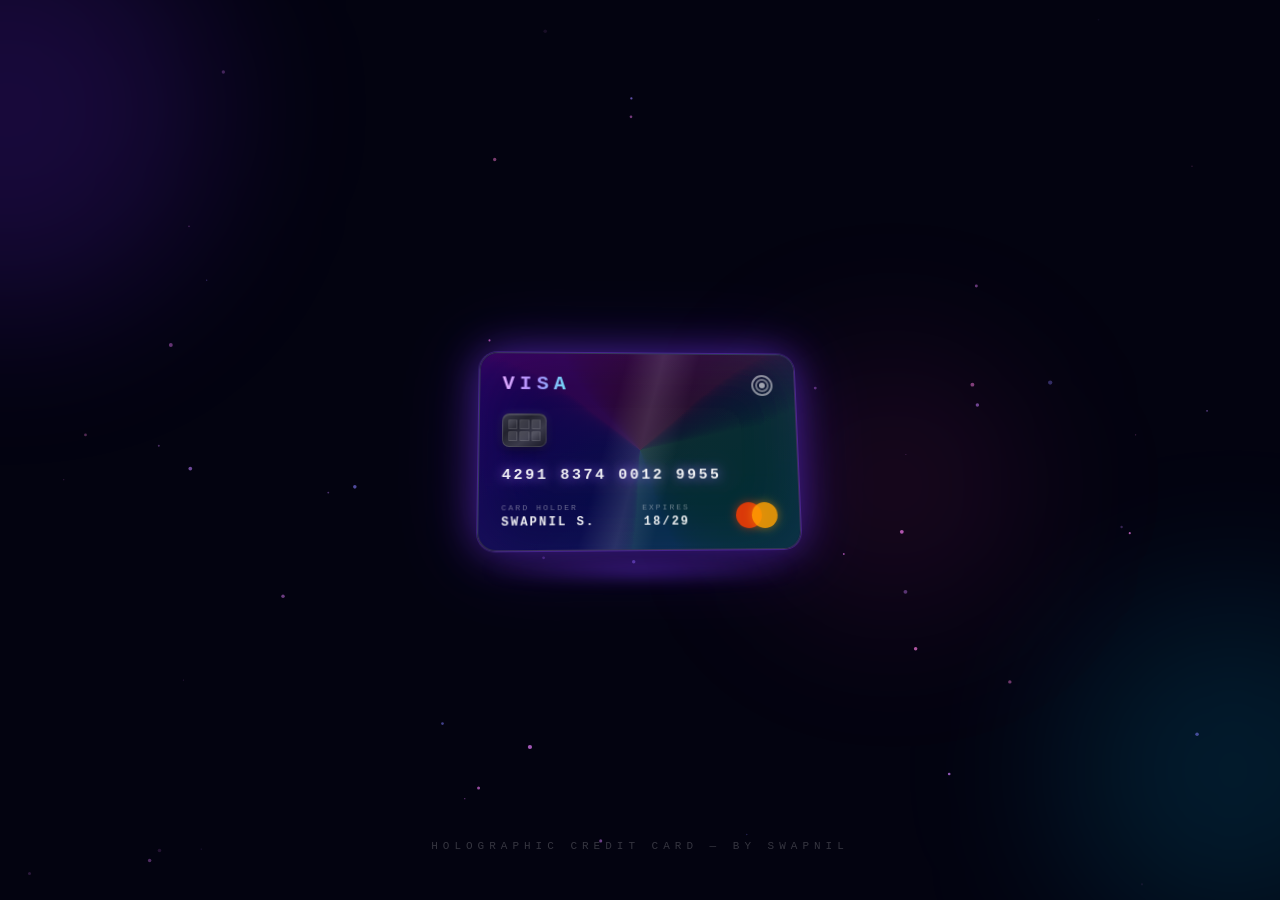
<file: 3D Holographic Card (Shorts 4)/index.html>
<!DOCTYPE html>
<html lang="en">
<head>
  <meta charset="UTF-8" />
  <meta name="viewport" content="width=device-width, initial-scale=1.0" />
  <title>Holographic Credit Card</title>
  <link rel="stylesheet" href="style.css" />
</head>
<body>
  <div class="bg">
    <div class="orb orb1"></div>
    <div class="orb orb2"></div>
    <div class="orb orb3"></div>
  </div>
  <canvas id="particles"></canvas>

  <div class="scene">
    <div class="card-wrap" id="cardWrap">

      <div class="card-face card-front">
        <div class="holo holo-anim"></div>
        <div class="glint"></div>
        <div class="front-content">
          <div class="row-top">
            <div class="brand">VISA</div>
            <div class="contactless"></div>
          </div>
          <div class="chip">
            <span></span><span></span><span></span>
            <span></span><span></span><span></span>
          </div>
          <div class="number">4291 8374 0012 9955</div>
          <div class="row-bot">
            <div class="field">
              <div class="lbl">Card Holder</div>
              <div class="val">SWAPNIL S.</div>
            </div>
            <div class="field" style="text-align:right">
              <div class="lbl">Expires</div>
              <div class="val">18/29</div>
            </div>
            <div class="network">
              <span class="c1"></span>
              <span class="c2"></span>
            </div>
          </div>
        </div>
      </div>

      <div class="card-face card-back">
        <div class="holo holo-anim" style="opacity:0.08"></div>
        <div class="stripe"></div>
        <div class="sig-panel">
          <div class="cvv">739</div>
        </div>
        <div class="back-logo">NEXUS</div>
        <div class="back-info">
          Customer Service: 1-800-NEXUS<br>
          nexuscard.io
        </div>
      </div>

    </div>
    <div class="shadow"></div>
  </div>

  <div class="label-text">Holographic Credit Card &mdash; by Swapnil</div>
  <script src="script.js"></script>
</body>
</html>
</file>
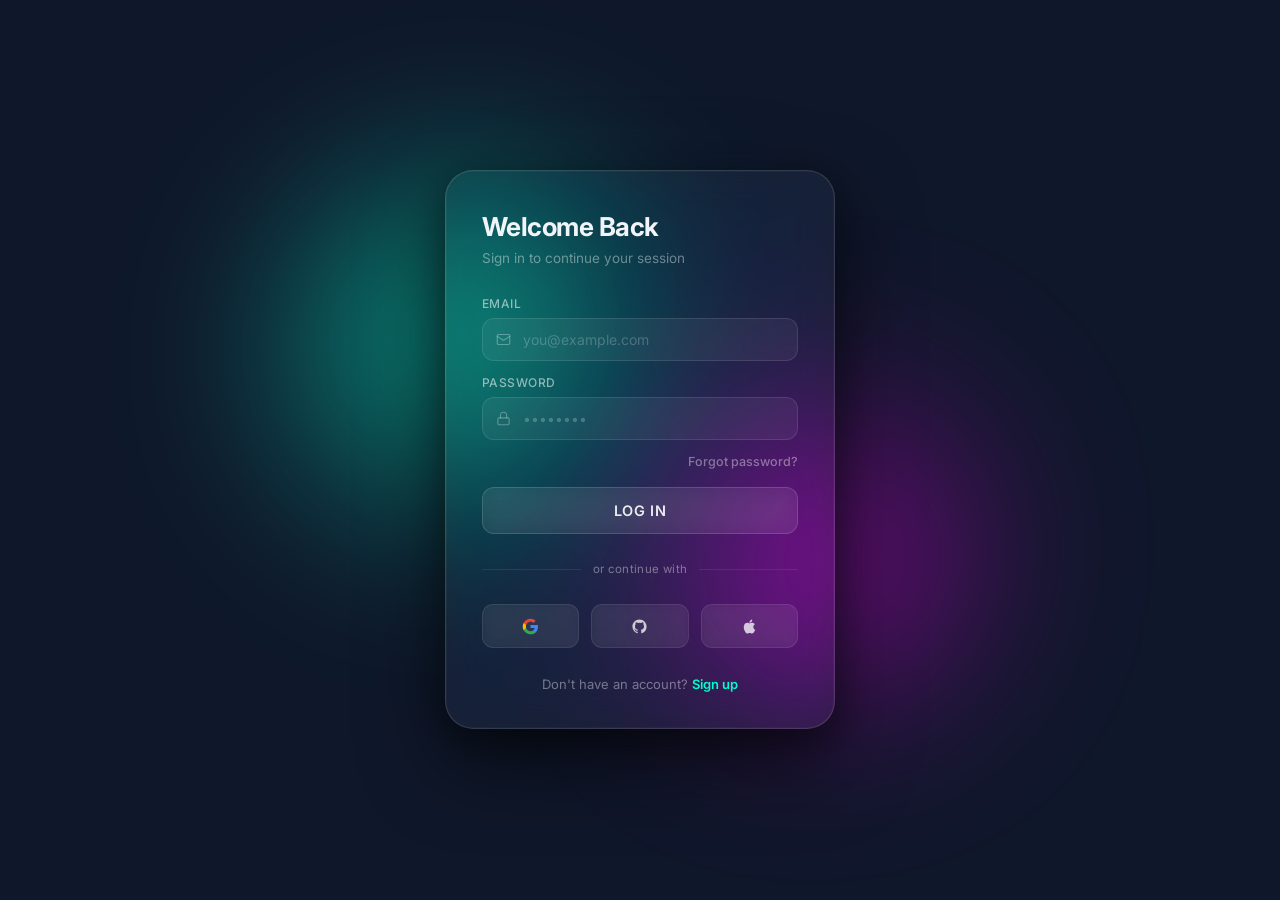
<file: Login UI (shorts 3)/index.html>
<!DOCTYPE html>
<html lang="en">
  <head>
    <meta charset="UTF-8" />
    <meta name="viewport" content="width=device-width, initial-scale=1.0, maximum-scale=1" />
    <title>Login</title>
    <link rel="preconnect" href="https://fonts.googleapis.com" />
    <link rel="preconnect" href="https://fonts.gstatic.com" crossorigin />
    <link href="https://fonts.googleapis.com/css2?family=Inter:wght@300;400;500;600;700&display=swap" rel="stylesheet" />
    <link rel="stylesheet" href="./style.css" />
  </head>
  <body>
    <div class="scene">
      <div class="orb-container">
        <div class="orb orb-cyan"></div>
        <div class="orb orb-purple"></div>
      </div>

      <div class="card">
        <div class="card-inner">
          <div class="heading-group">
            <h1 class="heading">Welcome Back</h1>
            <p class="subheading">Sign in to continue your session</p>
          </div>

          <form class="form" onsubmit="return false;">
            <div class="field-group">
              <div class="field">
                <label class="label" for="email">Email</label>
                <div class="input-wrap">
                  <svg class="input-icon" width="15" height="15" viewBox="0 0 24 24" fill="none" stroke="currentColor" stroke-width="1.8" stroke-linecap="round" stroke-linejoin="round">
                    <rect x="2" y="4" width="20" height="16" rx="2"></rect>
                    <path d="m22 7-8.97 5.7a1.94 1.94 0 0 1-2.06 0L2 7"></path>
                  </svg>
                  <input class="input" id="email" type="email" placeholder="you@example.com" autocomplete="email" />
                </div>
              </div>

              <div class="field">
                <label class="label" for="password">Password</label>
                <div class="input-wrap">
                  <svg class="input-icon" width="15" height="15" viewBox="0 0 24 24" fill="none" stroke="currentColor" stroke-width="1.8" stroke-linecap="round" stroke-linejoin="round">
                    <rect width="18" height="11" x="3" y="11" rx="2" ry="2"></rect>
                    <path d="M7 11V7a5 5 0 0 1 10 0v4"></path>
                  </svg>
                  <input class="input" id="password" type="password" placeholder="••••••••" autocomplete="current-password" />
                </div>
              </div>
            </div>

            <div class="forgot-row">
              <a class="forgot" href="#">Forgot password?</a>
            </div>

            <button class="btn" type="submit">
              <span class="btn-text">Log In</span>
              <span class="btn-sweep"></span>
            </button>
          </form>

          <div class="divider">
            <span class="divider-line"></span>
            <span class="divider-text">or continue with</span>
            <span class="divider-line"></span>
          </div>

          <div class="socials">
            <button class="social-btn" type="button" aria-label="Google">
              <svg width="17" height="17" viewBox="0 0 24 24">
                <path d="M22.56 12.25c0-.78-.07-1.53-.2-2.25H12v4.26h5.92c-.26 1.37-1.04 2.53-2.21 3.31v2.77h3.57c2.08-1.92 3.28-4.74 3.28-8.09z" fill="#4285F4"/>
                <path d="M12 23c2.97 0 5.46-.98 7.28-2.66l-3.57-2.77c-.98.66-2.23 1.06-3.71 1.06-2.86 0-5.29-1.93-6.16-4.53H2.18v2.84C3.99 20.53 7.7 23 12 23z" fill="#34A853"/>
                <path d="M5.84 14.09c-.22-.66-.35-1.36-.35-2.09s.13-1.43.35-2.09V7.07H2.18C1.43 8.55 1 10.22 1 12s.43 3.45 1.18 4.93l2.85-2.22.81-.62z" fill="#FBBC05"/>
                <path d="M12 5.38c1.62 0 3.06.56 4.21 1.64l3.15-3.15C17.45 2.09 14.97 1 12 1 7.7 1 3.99 3.47 2.18 7.07l3.66 2.84c.87-2.6 3.3-4.53 6.16-4.53z" fill="#EA4335"/>
              </svg>
            </button>
            <button class="social-btn" type="button" aria-label="GitHub">
              <svg width="17" height="17" viewBox="0 0 24 24" fill="rgba(255,255,255,0.75)">
                <path d="M12 2C6.477 2 2 6.484 2 12.017c0 4.425 2.865 8.18 6.839 9.504.5.092.682-.217.682-.483 0-.237-.008-.868-.013-1.703-2.782.605-3.369-1.343-3.369-1.343-.454-1.158-1.11-1.466-1.11-1.466-.908-.62.069-.608.069-.608 1.003.07 1.531 1.032 1.531 1.032.892 1.53 2.341 1.088 2.91.832.092-.647.35-1.088.636-1.338-2.22-.253-4.555-1.113-4.555-4.951 0-1.093.39-1.988 1.029-2.688-.103-.253-.446-1.272.098-2.65 0 0 .84-.27 2.75 1.026A9.564 9.564 0 0 1 12 6.844a9.59 9.59 0 0 1 2.504.337c1.909-1.296 2.747-1.027 2.747-1.027.546 1.379.202 2.398.1 2.651.64.7 1.028 1.595 1.028 2.688 0 3.848-2.339 4.695-4.566 4.943.359.309.678.92.678 1.855 0 1.338-.012 2.419-.012 2.747 0 .268.18.58.688.482A10.02 10.02 0 0 0 22 12.017C22 6.484 17.522 2 12 2z"/>
              </svg>
            </button>
            <button class="social-btn" type="button" aria-label="Apple">
              <svg width="17" height="17" viewBox="0 0 24 24" fill="rgba(255,255,255,0.75)">
                <path d="M18.71 19.5c-.83 1.24-1.71 2.45-3.05 2.47-1.34.03-1.77-.79-3.29-.79-1.53 0-2 .77-3.27.82-1.31.05-2.3-1.32-3.14-2.53C4.25 17 2.94 12.45 4.7 9.39c.87-1.52 2.43-2.48 4.12-2.51 1.28-.02 2.5.87 3.29.87.78 0 2.26-1.07 3.8-.91.65.03 2.47.26 3.64 1.98-.09.06-2.17 1.28-2.15 3.81.03 3.02 2.65 4.03 2.68 4.04-.03.07-.42 1.44-1.38 2.83M13 3.5c.73-.83 1.94-1.46 2.94-1.5.13 1.17-.34 2.35-1.04 3.19-.69.85-1.83 1.51-2.95 1.42-.15-1.15.41-2.35 1.05-3.11z"/>
              </svg>
            </button>
          </div>

          <p class="signup-prompt">Don't have an account? <a class="signup-link" href="#">Sign up</a></p>
        </div>
      </div>
    </div>
  </body>
</html>
</file>
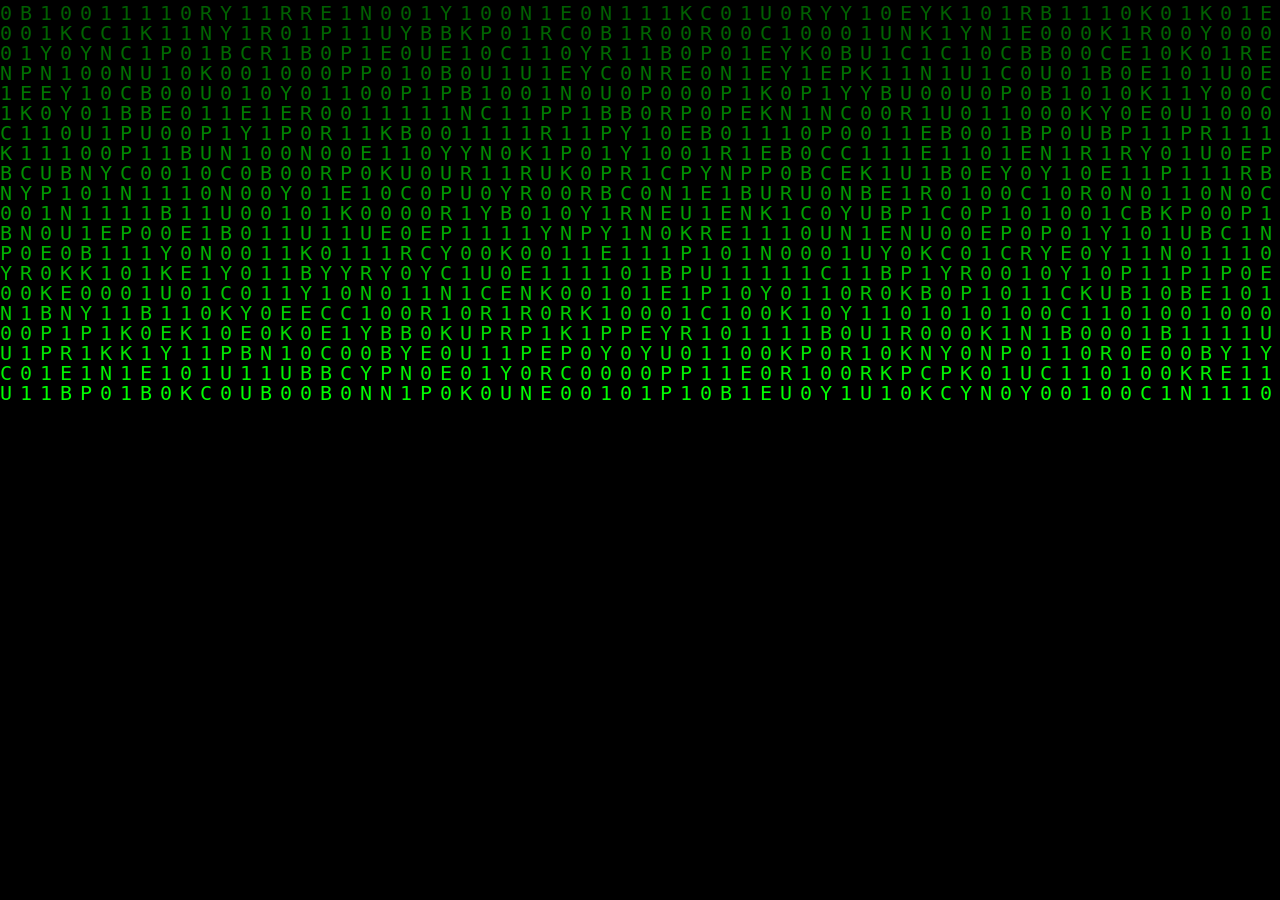
<file: Matrix code ( shorts 2)/index.html>
<!DOCTYPE html>
<html lang="en">
<head>
    <style>
        body { margin: 0; background: black; overflow: hidden; }
        canvas { display: block; }
    </style>
</head>
<body>
    <canvas id="matrix"></canvas>

    <script>
        const canvas = document.getElementById('matrix');
        const ctx = canvas.getContext('2d');
        canvas.width = window.innerWidth; canvas.height = window.innerHeight;

        const letters = "010101010101CYBERPUNK".split("");
        const drops = Array(Math.floor(canvas.width / 20)).fill(1);

        setInterval(() => {
            ctx.fillStyle = "rgba(0, 0, 0, 0.05)";
            ctx.fillRect(0, 0, canvas.width, canvas.height);
            ctx.fillStyle = "#0f0"; 
            ctx.font = "20px monospace";

            drops.forEach((y, x) => {
                const text = letters[Math.floor(Math.random() * letters.length)];
                ctx.fillText(text, x * 20, y * 20);
                if (y * 20 > canvas.height && Math.random() > 0.95) drops[x] = 0;
                drops[x]++;
            });
        }, 50);
    </script>
</body>
</html>
</file>
<file: 3D Holographic Card (Shorts 4)/style.css>
*,*::before,*::after{margin:0;padding:0;box-sizing:border-box}

body{
  width:100vw;height:100vh;
  background:#030310;
  display:flex;align-items:center;justify-content:center;
  overflow:hidden;
  font-family:'Courier New',monospace;
}

.bg{position:fixed;inset:0;z-index:0;overflow:hidden}

.orb{
  position:absolute;border-radius:50%;filter:blur(80px);
  animation:orbFloat ease-in-out infinite alternate;
}
.orb1{width:400px;height:400px;background:rgba(120,40,255,0.18);top:-10%;left:-15%;animation-duration:9s}
.orb2{width:350px;height:350px;background:rgba(0,200,255,0.12);bottom:-5%;right:-10%;animation-duration:11s}
.orb3{width:250px;height:250px;background:rgba(255,60,180,0.1);top:40%;left:60%;animation-duration:7s}

@keyframes orbFloat{from{transform:translate(0,0)}to{transform:translate(30px,40px)}}

canvas#particles{position:fixed;inset:0;z-index:1;pointer-events:none}

.scene{
  position:relative;z-index:10;
  perspective:1000px;
  perspective-origin:50% 50%;
}

.card-wrap{
  width:320px;height:200px;
  transform-style:preserve-3d;
  position:relative;
}

.card-face{
  position:absolute;inset:0;
  border-radius:18px;
  backface-visibility:hidden;
  -webkit-backface-visibility:hidden;
  overflow:hidden;
}

.card-front{
  background:linear-gradient(135deg,#10003a 0%,#0a0a2e 45%,#001030 100%);
  border:1px solid rgba(255,255,255,0.18);
  box-shadow:
    0 0 0 1px rgba(140,80,255,0.3),
    0 0 40px rgba(120,50,255,0.5),
    0 0 80px rgba(120,50,255,0.2),
    inset 0 0 60px rgba(100,50,200,0.15);
}

.card-back{
  background:linear-gradient(135deg,#0a0020 0%,#050520 50%,#001020 100%);
  border:1px solid rgba(255,255,255,0.12);
  box-shadow:
    0 0 40px rgba(0,180,255,0.4),
    inset 0 0 60px rgba(0,100,200,0.1);
  transform:rotateY(180deg);
}

.holo{
  position:absolute;inset:0;border-radius:18px;
  background:
    repeating-linear-gradient(0deg,transparent,transparent 3px,rgba(255,255,255,0.025) 3px,rgba(255,255,255,0.025) 6px),
    conic-gradient(from 0deg at 50% 50%,
      hsl(0,100%,65%),hsl(45,100%,65%),hsl(90,100%,65%),
      hsl(135,100%,65%),hsl(180,100%,65%),hsl(225,100%,65%),
      hsl(270,100%,65%),hsl(315,100%,65%),hsl(360,100%,65%));
  opacity:0.13;
  mix-blend-mode:color-dodge;
  animation:holoShift 3s linear infinite;
  pointer-events:none;
}

@keyframes holoShift{
  0%{background-position:0 0,0 0}
  100%{background-position:0 100px,0 0}
  to{filter:hue-rotate(360deg)}
}

.holo-anim{animation:holoHue 3s linear infinite}
@keyframes holoHue{to{filter:hue-rotate(360deg)}}

.stripe{
  position:absolute;top:28px;left:0;right:0;
  height:36px;
  background:linear-gradient(90deg,#111,#1a1a1a,#111);
}

.sig-panel{
  position:absolute;top:80px;left:20px;right:20px;height:36px;
  background:repeating-linear-gradient(
    -45deg,#fff 0,#fff 4px,#e8e8e8 4px,#e8e8e8 8px
  );
  border-radius:4px;
  display:flex;align-items:center;justify-content:flex-end;
  padding-right:10px;overflow:hidden;
}

.cvv{
  font-size:14px;font-weight:900;
  color:#000;letter-spacing:3px;
  font-style:italic;
}

.back-logo{
  position:absolute;bottom:16px;right:20px;
  font-size:12px;letter-spacing:4px;font-weight:700;
  background:linear-gradient(90deg,#c084fc,#818cf8,#38bdf8);
  -webkit-background-clip:text;-webkit-text-fill-color:transparent;
  background-clip:text;
}

.back-info{
  position:absolute;bottom:16px;left:20px;
  font-size:8px;color:rgba(255,255,255,0.25);
  line-height:1.5;
}

.front-content{
  position:relative;z-index:2;
  padding:20px 22px;height:100%;
  display:flex;flex-direction:column;justify-content:space-between;
}

.row-top{display:flex;justify-content:space-between;align-items:center}

.brand{
  font-size:20px;font-weight:900;letter-spacing:5px;
  background:linear-gradient(90deg,#e0aaff,#a78bfa,#67e8f9);
  -webkit-background-clip:text;-webkit-text-fill-color:transparent;
  background-clip:text;
}

.contactless{
  width:22px;height:22px;
  border:2px solid rgba(255,255,255,0.5);
  border-radius:50%;
  position:relative;display:flex;align-items:center;justify-content:center;
}
.contactless::before{
  content:'';position:absolute;
  width:14px;height:14px;
  border:2px solid rgba(255,255,255,0.4);border-radius:50%;
}
.contactless::after{
  content:'';position:absolute;
  width:6px;height:6px;
  background:rgba(255,255,255,0.6);border-radius:50%;
}

.chip{
  width:44px;height:34px;
  background:linear-gradient(145deg,#3a3a4a,#22222e,#3a3a4a,#1a1a28);
  border-radius:7px;
  display:grid;grid-template-columns:1fr 1fr 1fr;gap:2px;
  padding:5px;
  box-shadow:0 2px 10px rgba(0,0,0,0.7),inset 0 1px 0 rgba(255,255,255,0.12),0 0 8px rgba(120,100,255,0.3);
  border:1px solid rgba(255,255,255,0.12);
}

.chip span{
  background:linear-gradient(135deg,rgba(255,255,255,0.15),rgba(255,255,255,0.04));
  border-radius:1px;
  border:0.5px solid rgba(255,255,255,0.08);
}

.number{
  font-size:15px;letter-spacing:2.5px;
  color:rgba(255,255,255,0.92);
  text-shadow:0 0 12px rgba(160,120,255,0.8),0 0 24px rgba(160,120,255,0.4);
  font-weight:600;
}

.row-bot{display:flex;justify-content:space-between;align-items:flex-end}

.field .lbl{
  font-size:8px;color:rgba(255,255,255,0.38);
  letter-spacing:2px;text-transform:uppercase;margin-bottom:3px;
}
.field .val{
  font-size:12px;color:rgba(255,255,255,0.92);
  letter-spacing:2px;font-weight:700;
}

.network{
  display:flex;gap:-6px;
}
.network span{
  width:26px;height:26px;border-radius:50%;
  display:block;
}
.network .c1{background:rgba(255,60,0,0.85);margin-right:-10px;box-shadow:0 0 10px rgba(255,60,0,0.5)}
.network .c2{background:rgba(255,160,0,0.85);box-shadow:0 0 10px rgba(255,160,0,0.5)}

.glint{
  position:absolute;inset:0;border-radius:18px;
  background:linear-gradient(105deg,transparent 40%,rgba(255,255,255,0.12) 50%,transparent 60%);
  animation:glintSlide 4s ease-in-out infinite;
  pointer-events:none;
}
@keyframes glintSlide{
  0%,100%{opacity:0;transform:translateX(-100%)}
  40%{opacity:1}
  50%{opacity:1;transform:translateX(200%)}
  51%{opacity:0}
}

.shadow{
  position:absolute;
  width:320px;height:20px;
  bottom:-30px;left:50%;transform:translateX(-50%);
  background:radial-gradient(ellipse,rgba(120,50,255,0.5) 0%,transparent 70%);
  filter:blur(8px);
  animation:shadowPulse 6s linear infinite;
  z-index:5;
}
@keyframes shadowPulse{
  0%,100%{opacity:0.8;transform:translateX(-50%) scaleX(0.9)}
  50%{opacity:0.4;transform:translateX(-50%) scaleX(0.6)}
}

.label-text{
  position:fixed;bottom:48px;left:50%;transform:translateX(-50%);
  font-size:11px;letter-spacing:5px;text-transform:uppercase;
  color:rgba(255,255,255,0.2);z-index:20;white-space:nowrap;
}
</file>
<file: Login UI (shorts 3)/style.css>
*, *::before, *::after {
  box-sizing: border-box;
  margin: 0;
  padding: 0;
}

:root {
  --cyan: #00ffcc;
  --purple: #d400d4;
  --bg: #0f172a;
  --card-bg: rgba(255, 255, 255, 0.045);
  --card-border: rgba(255, 255, 255, 0.12);
  --input-bg: rgba(255, 255, 255, 0.055);
  --input-border: rgba(255, 255, 255, 0.1);
  --input-border-focus: #00ffcc;
  --text-primary: #f1f5f9;
  --text-secondary: rgba(255, 255, 255, 0.4);
  --text-label: rgba(255, 255, 255, 0.55);
}

html, body {
  height: 100%;
  width: 100%;
  overflow: hidden;
}

body {
  font-family: 'Inter', -apple-system, BlinkMacSystemFont, sans-serif;
  background-color: var(--bg);
  display: flex;
  align-items: center;
  justify-content: center;
  min-height: 100vh;
  -webkit-font-smoothing: antialiased;
  -moz-osx-font-smoothing: grayscale;
}

.scene {
  position: relative;
  display: flex;
  align-items: center;
  justify-content: center;
  width: 100%;
  height: 100%;
  min-height: 100vh;
  overflow: hidden;
}

.orb-container {
  position: absolute;
  inset: 0;
  display: flex;
  align-items: center;
  justify-content: center;
  pointer-events: none;
  z-index: 0;
  animation: orbit-system 14s linear infinite;
}

@keyframes orbit-system {
  from { transform: rotate(0deg); }
  to { transform: rotate(360deg); }
}

.orb {
  position: absolute;
  border-radius: 50%;
  filter: blur(90px);
  opacity: 0.65;
}

.orb-cyan {
  width: 420px;
  height: 420px;
  background: radial-gradient(circle at 40% 40%, var(--cyan), transparent 70%);
  transform: translate(-160px, -80px);
  animation: orb-drift-a 14s ease-in-out infinite alternate;
}

.orb-purple {
  width: 380px;
  height: 380px;
  background: radial-gradient(circle at 60% 60%, var(--purple), transparent 70%);
  transform: translate(160px, 80px);
  animation: orb-drift-b 14s ease-in-out infinite alternate;
}

@keyframes orb-drift-a {
  0% { transform: translate(-160px, -80px) scale(1); }
  50% { transform: translate(-120px, 60px) scale(1.08); }
  100% { transform: translate(-180px, -100px) scale(0.95); }
}

@keyframes orb-drift-b {
  0% { transform: translate(160px, 80px) scale(1); }
  50% { transform: translate(120px, -60px) scale(1.06); }
  100% { transform: translate(180px, 100px) scale(0.97); }
}

.card {
  position: relative;
  z-index: 10;
  width: min(88vw, 390px);
  border-radius: 28px;
  background: var(--card-bg);
  backdrop-filter: blur(20px) saturate(1.4);
  -webkit-backdrop-filter: blur(20px) saturate(1.4);
  border: 1px solid var(--card-border);
  box-shadow:
    0 0 0 0.5px rgba(255,255,255,0.06) inset,
    0 32px 80px rgba(0, 0, 0, 0.6),
    0 8px 32px rgba(0, 0, 0, 0.4),
    0 0 60px rgba(0, 255, 204, 0.04),
    0 0 120px rgba(212, 0, 212, 0.04);
  transition: transform 0.4s cubic-bezier(0.34, 1.56, 0.64, 1), box-shadow 0.4s ease;
  will-change: transform;
}

.card:hover {
  transform: translateY(-6px) scale(1.012);
  box-shadow:
    0 0 0 0.5px rgba(255,255,255,0.09) inset,
    0 40px 100px rgba(0, 0, 0, 0.65),
    0 12px 40px rgba(0, 0, 0, 0.45),
    0 0 80px rgba(0, 255, 204, 0.07),
    0 0 160px rgba(212, 0, 212, 0.07);
}

.card-inner {
  padding: 40px 36px 36px;
  display: flex;
  flex-direction: column;
  gap: 28px;
}


.heading-group {
  display: flex;
  flex-direction: column;
  gap: 6px;
}

.heading {
  font-size: 26px;
  font-weight: 700;
  color: var(--text-primary);
  letter-spacing: -0.02em;
  line-height: 1.2;
}

.subheading {
  font-size: 13.5px;
  color: var(--text-secondary);
  font-weight: 400;
  line-height: 1.5;
}

.form {
  display: flex;
  flex-direction: column;
  gap: 18px;
}

.field-group {
  display: flex;
  flex-direction: column;
  gap: 14px;
}

.field {
  display: flex;
  flex-direction: column;
  gap: 7px;
}

.label {
  font-size: 12px;
  font-weight: 500;
  color: var(--text-label);
  letter-spacing: 0.04em;
  text-transform: uppercase;
}

.input-wrap {
  position: relative;
  display: flex;
  align-items: center;
}

.input-icon {
  position: absolute;
  left: 14px;
  color: rgba(255, 255, 255, 0.3);
  pointer-events: none;
  transition: color 0.25s ease;
  flex-shrink: 0;
}

.input {
  width: 100%;
  padding: 12px 14px 12px 40px;
  border-radius: 12px;
  background: var(--input-bg);
  border: 1px solid var(--input-border);
  color: var(--text-primary);
  font-family: inherit;
  font-size: 14px;
  font-weight: 400;
  outline: none;
  transition:
    border-color 0.25s ease,
    box-shadow 0.25s ease,
    background 0.25s ease;
  caret-color: var(--cyan);
}

.input::placeholder {
  color: rgba(255, 255, 255, 0.22);
}

.input:focus {
  border-color: var(--cyan);
  background: rgba(0, 255, 204, 0.05);
  box-shadow:
    0 0 0 3px rgba(0, 255, 204, 0.12),
    0 0 20px rgba(0, 255, 204, 0.08);
}

.input:focus + .input-icon,
.input-wrap:focus-within .input-icon {
  color: rgba(0, 255, 204, 0.7);
}

.forgot-row {
  display: flex;
  justify-content: flex-end;
  margin-top: -4px;
}

.forgot {
  font-size: 12.5px;
  color: var(--text-secondary);
  text-decoration: none;
  font-weight: 500;
  transition: color 0.2s ease;
}

.forgot:hover {
  color: var(--cyan);
}

.btn {
  position: relative;
  width: 100%;
  padding: 14px 24px;
  border-radius: 12px;
  border: 1px solid rgba(255, 255, 255, 0.14);
  background: rgba(255, 255, 255, 0.07);
  backdrop-filter: blur(10px);
  -webkit-backdrop-filter: blur(10px);
  color: rgba(255, 255, 255, 0.9);
  font-family: inherit;
  font-size: 14.5px;
  font-weight: 600;
  letter-spacing: 0.04em;
  cursor: pointer;
  overflow: hidden;
  transition:
    letter-spacing 0.35s cubic-bezier(0.22, 1, 0.36, 1),
    border-color 0.3s ease,
    box-shadow 0.35s ease,
    color 0.3s ease,
    transform 0.2s ease;
  text-transform: uppercase;
  isolation: isolate;
}

.btn-text {
  position: relative;
  z-index: 2;
  display: inline-block;
  transition: inherit;
}

.btn-sweep {
  position: absolute;
  inset: 0;
  z-index: 1;
  background: linear-gradient(
    110deg,
    transparent 20%,
    rgba(0, 255, 204, 0.12) 40%,
    rgba(0, 255, 204, 0.22) 50%,
    rgba(0, 255, 204, 0.12) 60%,
    transparent 80%
  );
  transform: translateX(-100%) skewX(-15deg);
  transition: transform 0.55s cubic-bezier(0.22, 1, 0.36, 1);
}

.btn:hover .btn-sweep {
  transform: translateX(200%) skewX(-15deg);
}

.btn:hover {
  letter-spacing: 0.13em;
  color: #ffffff;
  border-color: var(--cyan);
  box-shadow:
    0 0 0 1px rgba(0, 255, 204, 0.5),
    inset 0 0 20px rgba(0, 255, 204, 0.1),
    inset 0 1px 0 rgba(0, 255, 204, 0.25),
    0 0 30px rgba(0, 255, 204, 0.2),
    0 0 60px rgba(0, 255, 204, 0.08);
}

.btn:active {
  transform: scale(0.98);
  box-shadow:
    0 0 0 1px rgba(0, 255, 204, 0.6),
    inset 0 0 30px rgba(0, 255, 204, 0.18),
    inset 0 1px 0 rgba(0, 255, 204, 0.35),
    0 0 20px rgba(0, 255, 204, 0.25);
}

.divider {
  display: flex;
  align-items: center;
  gap: 12px;
}

.divider-line {
  flex: 1;
  height: 1px;
  background: rgba(255, 255, 255, 0.08);
}

.divider-text {
  font-size: 11.5px;
  color: var(--text-secondary);
  white-space: nowrap;
  letter-spacing: 0.03em;
}

.socials {
  display: flex;
  gap: 12px;
  justify-content: center;
}

.social-btn {
  flex: 1;
  height: 44px;
  border-radius: 11px;
  background: rgba(255, 255, 255, 0.05);
  border: 1px solid rgba(255, 255, 255, 0.09);
  display: flex;
  align-items: center;
  justify-content: center;
  cursor: pointer;
  transition:
    background 0.2s ease,
    border-color 0.2s ease,
    box-shadow 0.2s ease,
    transform 0.15s ease;
  backdrop-filter: blur(6px);
  -webkit-backdrop-filter: blur(6px);
}

.social-btn:hover {
  background: rgba(255, 255, 255, 0.09);
  border-color: rgba(255, 255, 255, 0.18);
  box-shadow: 0 4px 16px rgba(0, 0, 0, 0.3);
  transform: translateY(-1px);
}

.social-btn:active {
  transform: scale(0.96);
}

.signup-prompt {
  text-align: center;
  font-size: 13px;
  color: var(--text-secondary);
  font-weight: 400;
}

.signup-link {
  color: var(--cyan);
  text-decoration: none;
  font-weight: 600;
  transition: opacity 0.2s ease, text-shadow 0.2s ease;
}

.signup-link:hover {
  opacity: 0.85;
  text-shadow: 0 0 12px rgba(0, 255, 204, 0.5);
}

@media (max-height: 700px) {
  .card-inner {
    padding: 28px 30px 26px;
    gap: 20px;
  }
  .heading {
    font-size: 22px;
  }
}

@media (max-width: 400px) {
  .card-inner {
    padding: 32px 24px 28px;
  }
  .card {
    border-radius: 22px;
  }
}
</file>
